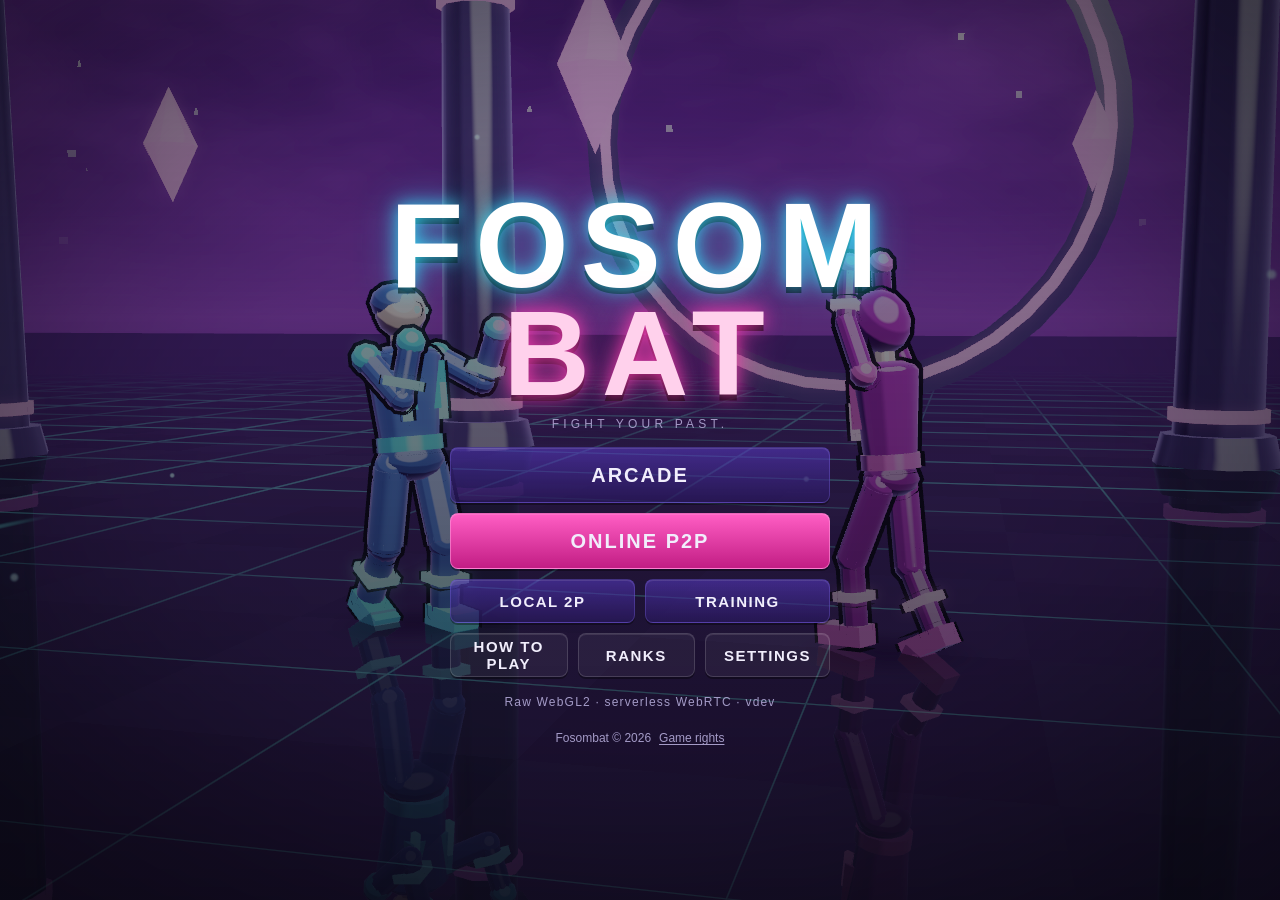
<file: docs/index.html>
<!doctype html>
<html lang="en">
  <head>
    <meta charset="UTF-8" />
    <!-- fosemberg-legal:start
         Fosombat © 2026 fosemberg. Все права защищены.

         Это не open-source и не свободный набор ассетов. Игра целиком —
         код, графика, тексты и звук — принадлежит fosemberg. Без письменного
         разрешения нельзя копировать игру или её части, выкачивать графику и
         звук, переделывать игру и распространять её под своим именем.
         Условия целиком — LICENSE.md в репозитории игры.
         fosemberg-legal:end -->
    <meta name="author" content="fosemberg" />
    <meta name="copyright" content="© 2026 fosemberg. All rights reserved." />
    <meta
      name="viewport"
      content="width=device-width, initial-scale=1.0, maximum-scale=1.0, user-scalable=no, viewport-fit=cover"
    />
    <meta name="theme-color" content="#07060f" />
    <meta name="mobile-web-app-capable" content="yes" />
    <meta name="apple-mobile-web-app-capable" content="yes" />
    <meta name="apple-mobile-web-app-status-bar-style" content="black-translucent" />
    <meta name="description" content="FOSOMBAT — mobile 3D fighting game with Temporal Echo and serverless P2P online play" />
    <link rel="manifest" href="./manifest.webmanifest" />
    <link rel="icon" href="./icon.svg" type="image/svg+xml" />
    <link rel="apple-touch-icon" href="./icon-192.png" />
    <title>FOSOMBAT</title>
    <script type="module" crossorigin src="./assets/index-1kePUhhF.js"></script>
    <link rel="stylesheet" crossorigin href="./assets/index-C2eZdgjQ.css">
  </head>
  <body>
    <div id="root"></div>
  </body>
</html>
</file>
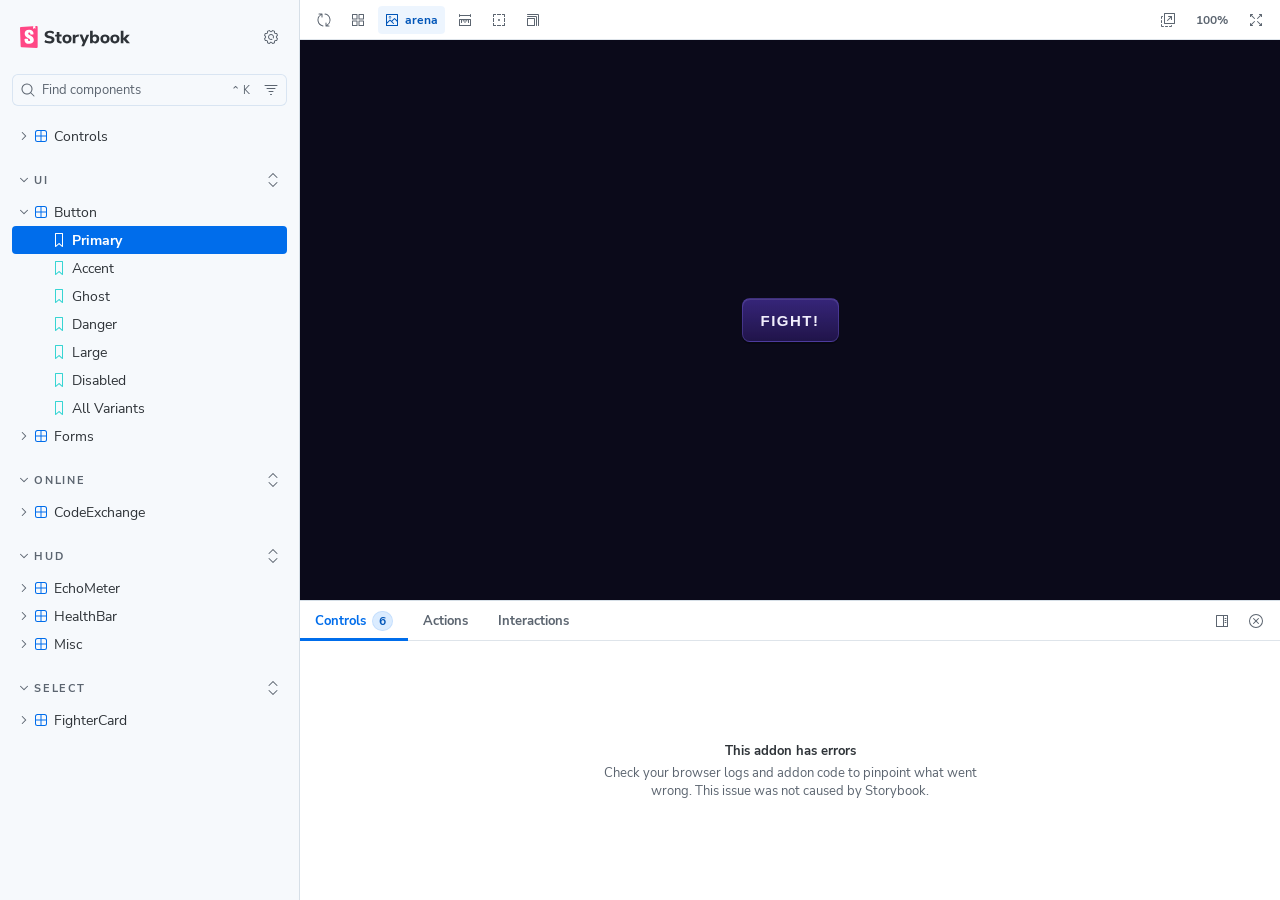
<file: docs/storybook/index.html>
<!DOCTYPE html>
<html lang="en">
  <head>
    <meta charset="utf-8" />

    <title>storybook - Storybook</title>
    <meta name="viewport" content="width=device-width, initial-scale=1" />

    
    <link rel="icon" type="image/svg+xml" href="./favicon.svg" />
    
    <style>
      @font-face {
        font-family: 'Nunito Sans';
        font-style: normal;
        font-weight: 400;
        font-display: swap;
        src: url('./sb-common-assets/nunito-sans-regular.woff2') format('woff2');
      }

      @font-face {
        font-family: 'Nunito Sans';
        font-style: italic;
        font-weight: 400;
        font-display: swap;
        src: url('./sb-common-assets/nunito-sans-italic.woff2') format('woff2');
      }

      @font-face {
        font-family: 'Nunito Sans';
        font-style: normal;
        font-weight: 700;
        font-display: swap;
        src: url('./sb-common-assets/nunito-sans-bold.woff2') format('woff2');
      }

      @font-face {
        font-family: 'Nunito Sans';
        font-style: italic;
        font-weight: 700;
        font-display: swap;
        src: url('./sb-common-assets/nunito-sans-bold-italic.woff2') format('woff2');
      }
    </style>

    <link href="./sb-manager/runtime.js" rel="modulepreload" />

    
    <link href="./sb-addons/common-manager-bundle.js" rel="modulepreload" />
       

    <style>
      #storybook-root[hidden] {
        display: none !important;
      }
    </style>

    
  </head>
  <body>
    <div id="root"></div>

    
    <script>
      
        
          window['FEATURES'] = {
  "actions": true,
  "argTypeTargetsV7": true,
  "babelRemoveBugfixes": false,
  "backgrounds": true,
  "changeDetection": true,
  "componentsManifest": false,
  "controls": true,
  "disallowImplicitActionsInRenderV8": true,
  "highlight": true,
  "interactions": true,
  "legacyDecoratorFileOrder": false,
  "measure": true,
  "outline": true,
  "menuOnboardingChecklist": true,
  "sidebarOnboardingChecklist": true,
  "viewport": true
};
        
      
        
          window['REFS'] = {};
        
      
        
          window['LOGLEVEL'] = "info";
        
      
        
          window['DOCS_OPTIONS'] = {};
        
      
        
          window['CONFIG_TYPE'] = "PRODUCTION";
        
      
        
          window['DOCGEN_STORY_PREPARED'] = false;
        
      
        
      
        
      
        
          window['TAGS_OPTIONS'] = {};
        
      
        
          window['STORYBOOK_BUILDER'] = "vite";
        
      
        
          window['STORYBOOK_FRAMEWORK'] = "react-vite";
        
      
        
          window['STORYBOOK_RENDERER'] = "react";
        
      
        
      
    </script>
    

    <script type="module">
      import './sb-manager/globals-runtime.js';

      
        import './sb-addons/common-manager-bundle.js';
      

      import './sb-manager/runtime.js';
    </script>
  </body>
</html>
</file>
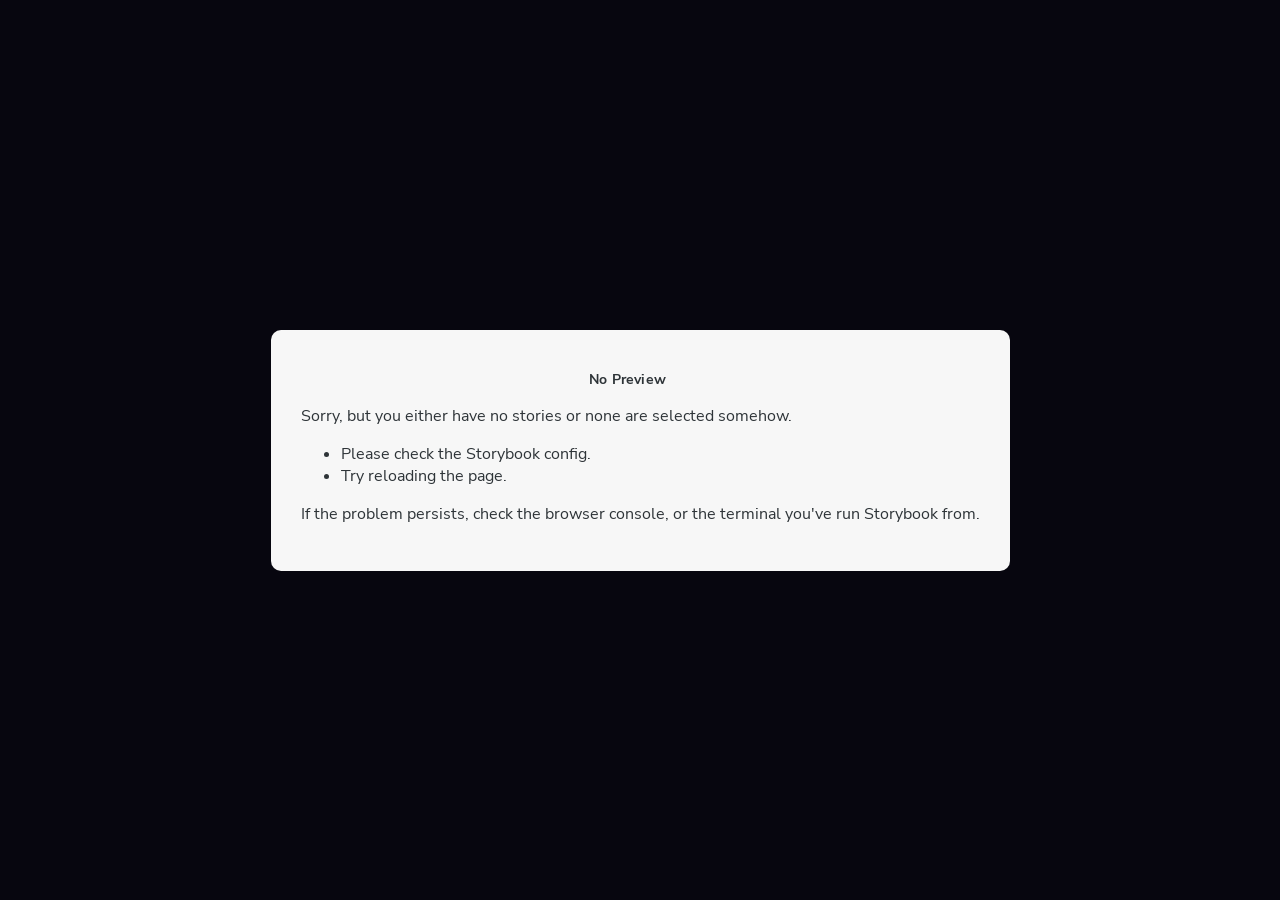
<file: docs/storybook/iframe.html>
<!doctype html>
<!--suppress HtmlUnknownTarget -->
<html lang="en">
  <head><script type="module" src="./vite-inject-mocker-entry.js"></script>
    <meta charset="utf-8" />
    <title>Storybook</title>
    <meta name="viewport" content="width=device-width, initial-scale=1" />

    <style>@font-face{font-family:Nunito Sans;font-style:normal;font-weight:400;font-display:swap;src:url(./sb-common-assets/nunito-sans-regular.woff2)format("woff2")}@font-face{font-family:Nunito Sans;font-style:italic;font-weight:400;font-display:swap;src:url(./sb-common-assets/nunito-sans-italic.woff2)format("woff2")}@font-face{font-family:Nunito Sans;font-style:normal;font-weight:700;font-display:swap;src:url(./sb-common-assets/nunito-sans-bold.woff2)format("woff2")}@font-face{font-family:Nunito Sans;font-style:italic;font-weight:700;font-display:swap;src:url(./sb-common-assets/nunito-sans-bold-italic.woff2)format("woff2")}</style>

    <script>
      window.CONFIG_TYPE = 'PRODUCTION';
      window.LOGLEVEL = 'info';
      window.FRAMEWORK_OPTIONS = {};
      window.CHANNEL_OPTIONS = {};
      window.FEATURES = {"actions":true,"argTypeTargetsV7":true,"babelRemoveBugfixes":false,"backgrounds":true,"changeDetection":true,"componentsManifest":false,"controls":true,"disallowImplicitActionsInRenderV8":true,"highlight":true,"interactions":true,"legacyDecoratorFileOrder":false,"measure":true,"outline":true,"menuOnboardingChecklist":true,"sidebarOnboardingChecklist":true,"viewport":true};
      window.STORIES = [{"titlePrefix":"","directory":"./src","files":"**/*.stories.@(ts|tsx)","importPathMatcher":"^\\.[\\\\/](?:src(?:\\/(?!\\.)(?:(?:(?!(?:^|\\/)\\.).)*?)\\/|\\/|$)(?!\\.)(?=.)[^/]*?\\.stories\\.(ts|tsx))$"}];
      window.DOCS_OPTIONS = {};
      window.TAGS_OPTIONS = {};

      

      // We do this so that "module && module.hot" etc. in Storybook source code
      // doesn't fail (it will simply be disabled)
      window.module = undefined;
      window.global = window;
    </script>
    <base target="_parent" />

<style>
  /* While we aren't showing the main block yet, but still preparing, we want everything the user has rendered, which may or may not be in #storybook-root, to be display none */
  .sb-show-preparing-story:not(.sb-show-main) > :not(.sb-preparing-story) {
    display: none;
  }

  .sb-show-preparing-docs:not(.sb-show-main) > :not(.sb-preparing-docs) {
    display: none;
  }

  /* Hide our own blocks when we aren't supposed to be showing them */
  :not(.sb-show-preparing-story) > .sb-preparing-story,
  :not(.sb-show-preparing-docs) > .sb-preparing-docs,
  :not(.sb-show-nopreview) > .sb-nopreview,
  :not(.sb-show-errordisplay) > .sb-errordisplay {
    display: none;
  }

  .sb-show-main.sb-main-centered {
    margin: 0;
    display: flex;
    align-items: center;
    min-height: 100vh;
  }

  .sb-show-main.sb-main-centered #storybook-root {
    box-sizing: border-box;
    margin: auto;
    padding: 1rem;
    max-height: 100%;
    /* Hack for centering correctly in IE11 */
  }

  /* Vertical centering fix for IE11 */
  @media screen and (-ms-high-contrast: none), (-ms-high-contrast: active) {
    .sb-show-main.sb-main-centered:after {
      content: '';
      min-height: inherit;
      font-size: 0;
    }
  }

  .sb-show-main.sb-main-fullscreen {
    margin: 0;
    padding: 0;
    display: block;
  }

  .sb-show-main.sb-main-padded {
    margin: 0;
    padding: 1rem;
    display: block;
    box-sizing: border-box;
  }

  .sb-wrapper {
    position: fixed;
    top: 0;
    bottom: 0;
    left: 0;
    right: 0;
    box-sizing: border-box;

    padding: 40px;
    font-family:
      'Nunito Sans',
      -apple-system,
      '.SFNSText-Regular',
      'San Francisco',
      BlinkMacSystemFont,
      'Segoe UI',
      'Helvetica Neue',
      Helvetica,
      Arial,
      sans-serif;
    -webkit-font-smoothing: antialiased;
    overflow: auto;
  }

  @media (max-width: 700px) {
    .sb-wrapper {
      padding: 20px;
    }
  }

  @media (max-width: 500px) {
    .sb-wrapper {
      padding: 10px;
    }
  }

  .sb-heading {
    font-size: 14px;
    font-weight: 600;
    letter-spacing: 0.2px;
    margin: 10px 0;
    padding-right: 25px;
  }

  .sb-nopreview {
    display: flex;
    align-content: center;
    justify-content: center;
    box-sizing: border-box;
  }

  .sb-nopreview_main {
    margin: auto;
    padding: 30px;
    border-radius: 10px;
    background: rgb(247, 247, 247);
    color: rgb(46, 52, 56);
  }

  .sb-nopreview_main * {
    background: rgb(247, 247, 247);
    color: rgb(46, 52, 56);
  }

  .sb-nopreview_heading {
    text-align: center;
  }

  .sb-errordisplay {
    background: #f6f9fc;
    color: black;
    z-index: 999999;
    width: 100vw;
    min-height: 100vh;
    box-sizing: border-box;
  }

  .sb-errordisplay_main {
    margin: auto;
    padding: 24px;
    display: flex;
    box-sizing: border-box;

    flex-direction: column;
    min-height: 100%;
    width: 100%;
    border-radius: 6px;
    background: white;
    color: black;
    border: 1px solid #ff0000;
    box-shadow: 0 0 64px rgba(0, 0, 0, 0.1);
    gap: 24px;
  }

  .sb-errordisplay_main ol {
    padding-left: 18px;
    margin: 0;
  }

  /* Redefine colors to ensure readability regardless of user-provided * selectors. */
  .sb-errordisplay_main * {
    background: white;
    color: black;
  }

  /* Exclude error code block from the universal reset to preserve ANSI colors and dark theme */
  .sb-errordisplay_main .sb-errordisplay_code,
  .sb-errordisplay_main .sb-errordisplay_code * {
    background: #242424;
    color: #c6c6c6;
  }

  .sb-errordisplay_main h1 {
    font-family: inherit;
    font-size: 22px;
    font-weight: 400;
    line-height: 30px;
    margin: 0;
  }

  .sb-errordisplay_main h1::before {
    content: '';
    display: inline-block;
    width: 12px;
    height: 12px;
    background: #ff4400;
    border-radius: 50%;
    margin-right: 8px;
  }

  .sb-errordisplay_main p,
  .sb-errordisplay_main ol {
    font-family: inherit;
    font-size: 14px;
    font-weight: 400;
    line-height: 19px;
    margin: 0;
  }

  .sb-errordisplay_main li + li {
    margin: 0;
    padding: 0;
    padding-top: 12px;
  }

  .sb-errordisplay_main a {
    color: currentColor;
  }

  .sb-errordisplay_main .sb-errordisplay_code {
    padding: 10px;
    flex: 1;
    background: #242424;
    color: #c6c6c6;
    box-sizing: border-box;

    font-size: 14px;
    font-weight: 400;
    line-height: 19px;
    border-radius: 4px;

    font-family:
      'Operator Mono', 'Fira Code Retina', 'Fira Code', 'FiraCode-Retina', 'Andale Mono',
      'Lucida Console', Consolas, Monaco, monospace;
    margin: 0;
    overflow: auto;
  }

  .sb-errordisplay_main .sb-errordisplay_code code {
    background-color: inherit;
    color: inherit;
  }

  .sb-errordisplay_main .sb-errordisplay_code {
    white-space: pre-wrap;
  }

  @-webkit-keyframes sb-rotate360 {
    from {
      transform: rotate(0deg);
    }

    to {
      transform: rotate(360deg);
    }
  }

  @keyframes sb-rotate360 {
    from {
      transform: rotate(0deg);
    }

    to {
      transform: rotate(360deg);
    }
  }

  @-webkit-keyframes sb-glow {
    0%,
    100% {
      opacity: 1;
    }

    50% {
      opacity: 0.4;
    }
  }

  @keyframes sb-glow {
    0%,
    100% {
      opacity: 1;
    }

    50% {
      opacity: 0.4;
    }
  }

  /* We display the preparing loaders *over* the rendering story */
  .sb-preparing-story,
  .sb-preparing-docs {
    background-color: white;
    /* Maximum possible z-index. It would be better to use stacking contexts to ensure it's always
    on top, but this isn't possible as it would require making CSS changes that could affect user code */
    z-index: 2147483647;
  }

  .sb-loader {
    -webkit-animation: sb-rotate360 0.7s linear infinite;
    animation: sb-rotate360 0.7s linear infinite;
    border-color: rgba(97, 97, 97, 0.29);
    border-radius: 50%;
    border-style: solid;
    border-top-color: #646464;
    border-width: 2px;
    display: inline-block;
    height: 32px;
    left: 50%;
    margin-left: -16px;
    margin-top: -16px;
    mix-blend-mode: difference;
    overflow: hidden;
    position: absolute;
    top: 50%;
    transition: all 200ms ease-out;
    vertical-align: top;
    width: 32px;
    z-index: 4;
  }

  .sb-previewBlock {
    background: #fff;
    border: 1px solid rgba(0, 0, 0, 0.1);
    border-radius: 4px;
    box-shadow: rgba(0, 0, 0, 0.1) 0 1px 3px 0;
    margin: 25px auto 40px;
    max-width: 600px;
  }

  .sb-previewBlock_header {
    align-items: center;
    box-shadow: rgba(0, 0, 0, 0.1) 0 -1px 0 0 inset;
    display: flex;
    gap: 14px;
    height: 40px;
    padding: 0 12px;
  }

  .sb-previewBlock_icon {
    -webkit-animation: sb-glow 1.5s ease-in-out infinite;
    animation: sb-glow 1.5s ease-in-out infinite;
    background: #e6e6e6;
    height: 14px;
    width: 14px;
  }

  .sb-previewBlock_icon:last-child {
    margin-left: auto;
  }

  .sb-previewBlock_body {
    -webkit-animation: sb-glow 1.5s ease-in-out infinite;
    animation: sb-glow 1.5s ease-in-out infinite;
    height: 182px;
    position: relative;
  }

  .sb-argstableBlock {
    border-collapse: collapse;
    border-spacing: 0;
    font-size: 13px;
    line-height: 20px;
    margin: 25px auto 40px;
    max-width: 600px;
    text-align: left;
    width: 100%;
  }

  .sb-argstableBlock th:first-of-type,
  .sb-argstableBlock td:first-of-type {
    padding-left: 20px;
  }

  .sb-argstableBlock th:nth-of-type(2),
  .sb-argstableBlock td:nth-of-type(2) {
    width: 35%;
  }

  .sb-argstableBlock th:nth-of-type(3),
  .sb-argstableBlock td:nth-of-type(3) {
    width: 15%;
  }

  .sb-argstableBlock th:last-of-type,
  .sb-argstableBlock td:last-of-type {
    width: 25%;
    padding-right: 20px;
  }

  .sb-argstableBlock th span,
  .sb-argstableBlock td span {
    -webkit-animation: sb-glow 1.5s ease-in-out infinite;
    animation: sb-glow 1.5s ease-in-out infinite;
    background-color: rgba(0, 0, 0, 0.1);
    border-radius: 0;
    box-shadow: none;
    color: transparent;
  }

  .sb-argstableBlock th {
    padding: 10px 15px;
  }

  .sb-argstableBlock-body {
    border-radius: 4px;
    box-shadow:
      rgba(0, 0, 0, 0.1) 0 1px 3px 1px,
      rgba(0, 0, 0, 0.065) 0 0 0 1px;
  }

  .sb-argstableBlock-body tr {
    background: transparent;
    overflow: hidden;
  }

  .sb-argstableBlock-body tr:not(:first-child) {
    border-top: 1px solid #e6e6e6;
  }

  .sb-argstableBlock-body tr:first-child td:first-child {
    border-top-left-radius: 4px;
  }

  .sb-argstableBlock-body tr:first-child td:last-child {
    border-top-right-radius: 4px;
  }

  .sb-argstableBlock-body tr:last-child td:first-child {
    border-bottom-left-radius: 4px;
  }

  .sb-argstableBlock-body tr:last-child td:last-child {
    border-bottom-right-radius: 4px;
  }

  .sb-argstableBlock-body td {
    background: #fff;
    padding-bottom: 10px;
    padding-top: 10px;
    vertical-align: top;
  }

  .sb-argstableBlock-body td:not(:first-of-type) {
    padding-left: 15px;
    padding-right: 15px;
  }

  .sb-argstableBlock-body button {
    -webkit-animation: sb-glow 1.5s ease-in-out infinite;
    animation: sb-glow 1.5s ease-in-out infinite;
    background-color: rgba(0, 0, 0, 0.1);
    border: 0;
    border-radius: 0;
    box-shadow: none;
    color: transparent;
    display: inline;
    font-size: 12px;
    line-height: 1;
    padding: 10px 16px;
  }

  .sb-argstableBlock-summary {
    margin-top: 4px;
  }

  .sb-argstableBlock-code {
    margin-right: 4px;
    margin-bottom: 4px;
    padding: 2px 5px;
  }

  .sb-sr-only,
  .sb-hidden-until-focus:not(:focus) {
    position: absolute;
    width: 1px;
    height: 1px;
    padding: 0px;
    margin: -1px;
    overflow: hidden;
    clip: rect(0, 0, 0, 0);
    border: none;
  }

  .sb-hidden-until-focus {
    opacity: 0;
    transition: opacity 150ms ease-out;
  }

  .sb-hidden-until-focus:focus {
    opacity: 1;
  }
</style>

<script>
  /* globals window */
  try {
    if (window.top !== window) {
      window.__REACT_DEVTOOLS_GLOBAL_HOOK__ = window.top.__REACT_DEVTOOLS_GLOBAL_HOOK__;
      window.__VUE_DEVTOOLS_GLOBAL_HOOK__ = window.top.__VUE_DEVTOOLS_GLOBAL_HOOK__;
      window.top.__VUE_DEVTOOLS_CONTEXT__ = window.document;
    }
  } catch (e) {
    // eslint-disable-next-line no-console
    console.warn('unable to connect to top frame for connecting dev tools');
  }
</script>

    <script type="module" crossorigin src="./assets/iframe-CFws4QFm.js"></script>
    <link rel="modulepreload" crossorigin href="./assets/rolldown-runtime-DkW27tQK.js">
    <link rel="modulepreload" crossorigin href="./assets/preload-helper-CrkNdH_1.js">
    <link rel="modulepreload" crossorigin href="./assets/iframe-B29Kh3j2.js">
    <link rel="stylesheet" crossorigin href="./assets/iframe-C-WRFoRD.css">
  </head>

  <body>
    <div class="sb-preparing-story sb-wrapper">
  <div class="sb-loader"></div>
</div>

<div class="sb-preparing-docs sb-wrapper">
  <div class="sb-previewBlock">
    <div class="sb-previewBlock_header">
      <div class="sb-previewBlock_icon"></div>
      <div class="sb-previewBlock_icon"></div>
      <div class="sb-previewBlock_icon"></div>
      <div class="sb-previewBlock_icon"></div>
    </div>
    <div class="sb-previewBlock_body">
      <div class="sb-loader"></div>
    </div>
  </div>
  <table aria-hidden="true" class="sb-argstableBlock">
    <thead class="sb-argstableBlock-head">
      <tr>
        <th><span>Name</span></th>
        <th><span>Description</span></th>
        <th><span>Default</span></th>
        <th><span>Control </span></th>
      </tr>
    </thead>
    <tbody class="sb-argstableBlock-body">
      <tr>
        <td><span>propertyName</span><span title="Required">*</span></td>
        <td>
          <div><span>This is a short description</span></div>
          <div class="sb-argstableBlock-summary">
            <div><span class="sb-argstableBlock-code">summary</span></div>
          </div>
        </td>
        <td>
          <div><span class="sb-argstableBlock-code">defaultValue</span></div>
        </td>
        <td><button>Set string</button></td>
      </tr>
      <tr>
        <td><span>propertyName</span><span>*</span></td>
        <td>
          <div><span>This is a short description</span></div>
          <div class="sb-argstableBlock-summary">
            <div><span class="sb-argstableBlock-code">summary</span></div>
          </div>
        </td>
        <td>
          <div><span class="sb-argstableBlock-code">defaultValue</span></div>
        </td>
        <td><button>Set string</button></td>
      </tr>
      <tr>
        <td><span>propertyName</span><span>*</span></td>
        <td>
          <div><span>This is a short description</span></div>
          <div class="sb-argstableBlock-summary">
            <div><span class="sb-argstableBlock-code">summary</span></div>
          </div>
        </td>
        <td>
          <div><span class="sb-argstableBlock-code">defaultValue</span></div>
        </td>
        <td><button>Set string</button></td>
      </tr>
    </tbody>
  </table>
</div>

<div class="sb-nopreview sb-wrapper">
  <div class="sb-nopreview_main">
    <h1 class="sb-nopreview_heading sb-heading">No Preview</h1>
    <p>Sorry, but you either have no stories or none are selected somehow.</p>
    <ul>
      <li>Please check the Storybook config.</li>
      <li>Try reloading the page.</li>
    </ul>
    <p>
      If the problem persists, check the browser console, or the terminal you've run Storybook from.
    </p>
  </div>
</div>

<div class="sb-errordisplay sb-wrapper">
  <div class="sb-errordisplay_main">
    <h1 id="error-message"></h1>
    <p>
      The component failed to render properly, likely due to a configuration issue in Storybook.
      Here are some common causes and how you can address them:
    </p>
    <ol>
      <li>
        <strong>Missing Context/Providers</strong>: You can use decorators to supply specific
        contexts or providers, which are sometimes necessary for components to render correctly. For
        detailed instructions on using decorators, please visit the
        <a href="https://storybook.js.org/docs/writing-stories/decorators"
          >Decorators documentation</a
        >.
      </li>
      <li>
        <strong>Misconfigured Webpack or Vite</strong>: Verify that Storybook picks up all necessary
        settings for loaders, plugins, and other relevant parameters. You can find step-by-step
        guides for configuring
        <a href="https://storybook.js.org/docs/builders/webpack">Webpack</a> or
        <a href="https://storybook.js.org/docs/builders/vite">Vite</a>
        with Storybook.
      </li>
      <li>
        <strong>Missing Environment Variables</strong>: Your Storybook may require specific
        environment variables to function as intended. You can set up custom environment variables
        as outlined in the
        <a href="https://storybook.js.org/docs/configure/environment-variables"
          >Environment Variables documentation</a
        >.
      </li>
    </ol>
    <pre class="sb-errordisplay_code"><code id="error-stack"></code></pre>
  </div>
</div>

    <div id="storybook-root"></div>
    <div id="storybook-docs"></div>
    <script>
      function __onViteAppLoadingError(event) {
        const hostname = globalThis.location.hostname;
        if (hostname !== 'localhost' && globalThis.CONFIG_TYPE === 'DEVELOPMENT') {
          const message = `Failed to load the Storybook preview file 'vite-app.js':

      It looks like you're visiting the Storybook development server on another hostname than localhost: '${hostname}', but you haven't configured the necessary security features to support this.
      Please re-run your Storybook development server with the '--host ${hostname}' flag, or manually configure your Vite allowedHosts configuration with viteFinal.

      See:`;
          const docs = [
            'https://storybook.js.org/docs/api/cli-options#dev',
            'https://storybook.js.org/docs/api/main-config/main-config-vite-final',
            'https://vite.dev/config/server-options.html#server-allowedhosts',
          ];
          console.error(`${message}\n${docs.map((doc) => `- ${doc}`).join('\n')}`);

          document.getElementById('storybook-root').innerHTML =
            `<p style="color: red; max-width: 70ch">${message.replaceAll(
              '\n',
              '<br/>'
            )}<ul>${docs.map((doc) => `<li><a href='${doc}' target='_blank'>${doc}</a></li>`).join('')}</ul></p>`;
          return;
        }
      }
    </script>
  </body>
</html>
</file>
<file: docs/assets/index-C2eZdgjQ.css>
.btn{border:1px solid var(--panel-border);border-radius:var(--radius-sm);color:var(--text);font-family:var(--font-display);letter-spacing:.1em;text-transform:uppercase;cursor:pointer;background:linear-gradient(#5a3cc88c,#28185abf);justify-content:center;align-items:center;gap:8px;min-height:44px;padding:0 18px;font-size:15px;font-weight:900;transition:transform 80ms,box-shadow .15s,filter .15s;display:inline-flex;position:relative;box-shadow:0 2px #00000059,inset 0 1px #ffffff1a}.btn:active{box-shadow:none;transform:translateY(2px)scale(.98)}.btn:disabled{opacity:.45;cursor:not-allowed;filter:grayscale(.6)}.btn--primary:hover:not(:disabled){box-shadow:var(--glow-1), 0 2px 0 #00000059}.btn--accent{background:linear-gradient(#ff5ec4,#c21d84);border-color:#ff96dc99}.btn--accent:hover:not(:disabled){box-shadow:var(--glow-2), 0 2px 0 #00000059}.btn--ghost{background:#ffffff0d;border-color:#ffffff26}.btn--danger{background:linear-gradient(#ff4d5eb3,#961428cc);border-color:#ff788280}.btn--sm{min-height:34px;padding:0 12px;font-size:12px}.btn--lg{min-height:56px;padding:0 28px;font-size:20px}.btn--block{width:100%;display:flex}.btn__icon{font-size:1.1em;display:inline-flex}.title-screen{justify-content:center;gap:18px}.title-screen__logo{flex-direction:column;align-items:center;margin-top:4vh;line-height:.9;display:flex}.title-screen__word{font-family:var(--font-display);letter-spacing:.1em;color:#fff;text-shadow:0 0 18px #35e5ffe6,0 0 40px #35e5ff73,0 6px #000000b3;font-size:clamp(54px,13vw,120px);font-weight:900;animation:.6s cubic-bezier(.2,1.3,.4,1) both logo-in}.title-screen__word--alt{color:#ffd1ec;text-shadow:0 0 18px #ff3fb3e6,0 0 40px #ff3fb373,0 6px #000000b3;animation-delay:80ms}.title-screen__tag{letter-spacing:.35em;text-transform:uppercase;color:var(--text-dim);margin-top:12px;font-size:12px}.title-screen__menu{flex-direction:column;gap:10px;width:min(100%,380px);display:flex}.title-screen__menu .row>.btn{flex:1}.title-screen__foot{letter-spacing:.1em;margin:0}@keyframes logo-in{0%{opacity:0;transform:translateY(-20px)scale(1.2)}to{opacity:1;transform:none}}@media (max-height:420px){.title-screen{flex-flow:wrap;place-content:center space-evenly}.title-screen__logo{margin-top:0}.title-screen__word{font-size:clamp(40px,9vw,80px)}.title-screen__foot{text-align:center;width:100%}}.title-screen__legal{text-align:center;margin:4px 0 0}.title-screen__legal-link{font:inherit;color:inherit;text-underline-offset:2px;cursor:pointer;background:0 0;border:0;margin-left:8px;padding:0;text-decoration:underline}.statbar{color:var(--text-dim);text-transform:uppercase;letter-spacing:.08em;justify-content:space-between;align-items:center;gap:8px;font-size:11px;display:flex}.statbar__pips{gap:3px;display:inline-flex}.statbar__pip{background:#ffffff1f;border-radius:2px;width:14px;height:6px}.statbar__pip--on{background:var(--accent);box-shadow:0 0 6px var(--accent)}.fcard{text-align:left;border-radius:var(--radius);border:1px solid var(--panel-border);background:var(--panel);cursor:pointer;color:var(--text);align-items:stretch;gap:10px;min-height:92px;padding:10px;transition:transform .12s,box-shadow .2s,border-color .2s;display:flex;position:relative}.fcard:hover:not(:disabled){transform:translateY(-2px)}.fcard:disabled{cursor:default}.fcard--selected{border-color:var(--fc-glow);box-shadow:0 0 18px color-mix(in srgb, var(--fc-glow) 55%, transparent), inset 0 0 30px color-mix(in srgb, var(--fc-glow) 12%, transparent)}.fcard--compact{min-height:60px;padding:8px}.fcard__portrait{background:radial-gradient(circle at 50% 30%, color-mix(in srgb, var(--fc-glow) 40%, transparent), transparent 70%), linear-gradient(180deg, #1a1633, #0b0917);border-radius:10px;flex:0 0 56px;position:relative;overflow:hidden}.fcard--compact .fcard__portrait{flex-basis:40px}.fcard__head{aspect-ratio:1;background:var(--fc-accent);width:34%;box-shadow:0 0 10px var(--fc-glow);border-radius:50%;position:absolute;top:18%;left:50%;transform:translate(-50%)}.fcard__body{background:var(--fc-suit);border-top:3px solid var(--fc-glow);border-radius:14px 14px 4px 4px;width:60%;height:60%;position:absolute;top:52%;left:50%;transform:translate(-50%)}.fcard__info{flex-direction:column;flex:1;gap:2px;min-width:0;display:flex}.fcard__name{font-family:var(--font-display);letter-spacing:.12em;color:var(--fc-glow);font-size:18px;font-weight:900}.fcard--compact .fcard__name{font-size:15px}.fcard__title{color:var(--text-dim);font-size:12px}.fcard__stats{grid-template-columns:1fr 1fr;gap:2px 10px;margin-top:4px;display:grid}.fcard__tag{letter-spacing:.1em;background:var(--fc-glow);color:#070510;border-radius:999px;padding:2px 8px;font-size:10px;font-weight:700;position:absolute;top:-8px;right:8px}.segmented{border-radius:var(--radius-sm);background:#ffffff0a;flex-wrap:wrap;justify-content:space-between;align-items:center;gap:12px;padding:8px 12px;display:flex}.segmented__label{font-weight:600}.segmented__group{border:1px solid var(--panel-border);background:#0000004d;border-radius:999px;display:inline-flex;overflow:hidden}.segmented__opt{cursor:pointer;min-height:36px;color:var(--text-dim);background:0 0;border:0;padding:8px 14px;font-size:13px;font-weight:600;transition:background .15s,color .15s}.segmented--sm .segmented__opt{min-height:30px;padding:6px 10px;font-size:12px}.segmented__opt--active{color:#fff;background:linear-gradient(#35e5ff59,#35e5ff26)}.panel{background:var(--panel);border:1px solid var(--panel-border);border-radius:var(--radius);-webkit-backdrop-filter:blur(10px);flex-direction:column;gap:10px;padding:14px;display:flex}.panel__title{font-family:var(--font-display);letter-spacing:.1em;text-transform:uppercase;color:var(--accent);margin:0;font-size:16px;font-weight:900}.topbar{grid-template-columns:44px 1fr 44px;align-items:center;gap:8px;width:min(100%,720px);margin-bottom:8px;display:grid}.topbar__back{border:1px solid var(--panel-border);background:var(--panel);width:44px;height:44px;color:var(--text);cursor:pointer;border-radius:50%;font-size:28px;line-height:1}.topbar__back--empty{visibility:hidden}.topbar__title{text-align:center;font-family:var(--font-display);letter-spacing:.14em;text-transform:uppercase;text-shadow:0 0 14px #35e5ff80;margin:0;font-size:20px;font-weight:900}.topbar__right{justify-content:flex-end;display:flex}.modal{-webkit-backdrop-filter:blur(6px);z-index:20;background:#03020899;justify-content:center;align-items:center;padding:16px;animation:.2s ease-out screen-in;display:flex;position:absolute;top:0;bottom:0;left:0;right:0}.modal__card{background:var(--panel);border:1px solid var(--panel-border);border-radius:var(--radius);flex-direction:column;gap:10px;width:min(100%,420px);max-height:100%;padding:18px;display:flex;overflow:auto}.modal__title{font-family:var(--font-display);letter-spacing:.12em;text-transform:uppercase;text-align:center;margin:0 0 4px;font-size:22px;font-weight:900}.select__grid{grid-template-columns:1fr 1fr;gap:10px;display:grid}.select__col{flex-direction:column;gap:6px;display:flex}.select__who{font-family:var(--font-display);letter-spacing:.12em;text-transform:uppercase;align-items:center;gap:8px;margin:0;font-size:14px;font-weight:900;display:flex}.select__who--p1{color:var(--p1)}.select__who--p2{color:var(--p2);justify-content:flex-end}.select__ready{background:var(--ok);color:#05140a;border-radius:999px;padding:2px 6px;font-size:10px}.select__details{background:var(--panel);border:1px solid var(--panel-border);border-radius:var(--radius-sm);padding:10px 12px;font-size:13px}.select__options{flex-direction:column;gap:6px;display:flex}.select__cta{flex-direction:column;gap:6px;padding-bottom:8px;display:flex}.select__wait{text-align:center;margin:0}.select__ping{color:var(--text-dim);font-size:11px}.select__ping--ok{color:var(--ok)}@media (min-width:640px) and (max-height:520px){.select .screen__body{grid-template-rows:auto auto 1fr;grid-template-columns:1fr 1fr;align-items:start;gap:8px 12px;display:grid}.select__grid{grid-row:1/4}}.qr{flex-direction:column;align-items:center;gap:6px;margin:0;display:inline-flex}.qr img{background:#fff;border-radius:8px;padding:4px}.qr figcaption{color:var(--text-dim);letter-spacing:.1em;text-transform:uppercase;font-size:11px}.qr--loading{background:#ffffff14;border-radius:8px}.qr--error{color:var(--danger);font-size:12px}.codex{flex-direction:column;gap:8px;display:flex}.codex__head{justify-content:space-between;align-items:baseline;gap:8px;display:flex}.codex__title{letter-spacing:.06em;text-transform:uppercase;color:var(--accent);font-size:12px;font-weight:700}.codex__hint{color:var(--text-dim);font-size:12px}.codex__code{resize:none;border-radius:var(--radius-sm);border:1px solid var(--panel-border);width:100%;color:var(--text);word-break:break-all;background:#00000073;padding:8px 10px;font-family:ui-monospace,SFMono-Regular,Menlo,Consolas,monospace;font-size:12px;line-height:1.35}.codex__code:focus{outline:2px solid var(--accent)}.codex__actions{flex-wrap:wrap;gap:8px;display:flex}.codex__qr{border-radius:var(--radius-sm);background:#ffffff0a;justify-content:center;padding:6px;display:flex}.qrscan{flex-direction:column;align-items:center;gap:10px;display:flex;position:relative}.qrscan__video{aspect-ratio:4/3;border-radius:var(--radius);object-fit:cover;background:#000;width:min(100%,360px)}.qrscan__frame{aspect-ratio:1;border:3px solid var(--accent);pointer-events:none;border-radius:12px;width:46%;position:absolute;top:12%;box-shadow:0 0 0 999px #00000059}.qrscan__hint,.qrscan__error{color:var(--text-dim);margin:0;font-size:13px}.qrscan__error{color:var(--danger)}.online__error{color:var(--danger);margin:0;font-size:13px}.online__room{margin:0;font-size:14px}.online__room strong{font-family:var(--font-display);letter-spacing:.2em;color:var(--accent-3);font-size:20px;font-weight:900}.hbar{flex-direction:column;gap:3px;width:100%;display:flex}.hbar__track{background:#0000008c;border:1px solid #ffffff40;border-radius:4px;height:18px;position:relative;overflow:hidden;transform:skew(-14deg)}.hbar--right .hbar__track{transform:skew(14deg)}.hbar__fill,.hbar__ghost{border-radius:2px;position:absolute;top:0;bottom:0;left:0}.hbar--right .hbar__fill,.hbar--right .hbar__ghost{left:auto;right:0}.hbar__fill{background:linear-gradient(180deg, #7dffb2, var(--hp) 60%, #22b35c);transition:width .12s ease-out;box-shadow:0 0 10px #4cf58a99}.hbar--low .hbar__fill{background:linear-gradient(180deg, #ff8a95, var(--hp-low) 60%, #b2172a);animation:.8s ease-in-out infinite hbar-pulse;box-shadow:0 0 10px #ff4d5eb3}.hbar__ghost{background:#ff7878cc;transition:width .35s ease-out}.hbar__name{font-family:var(--font-display);letter-spacing:.12em;text-transform:uppercase;text-shadow:0 0 8px #000c;font-size:13px;font-weight:900}.hbar--right .hbar__name{text-align:right}.hbar--hurt .hbar__track{animation:.18s linear hbar-shake}@keyframes hbar-shake{25%{translate:-3px}75%{translate:3px}}@keyframes hbar-pulse{50%{filter:brightness(1.5)}}.echo{width:60%;max-width:220px;color:var(--text);background:0 0;border:0;flex-direction:column;gap:2px;padding:0;display:flex}.echo--interactive{cursor:pointer;pointer-events:auto}.echo--interactive:disabled{cursor:default}.echo--right{align-self:flex-end;align-items:flex-end}.echo__track{background:#0000008c;border:1px solid #b48cff66;border-radius:4px;width:100%;height:8px;display:block;position:relative;overflow:hidden}.echo--right .echo__track{direction:rtl}.echo__fill{background:linear-gradient(90deg, #6f3cff, var(--echo));height:100%;box-shadow:0 0 8px var(--echo);transition:width .15s ease-out;display:block}.echo__label{letter-spacing:.16em;color:var(--echo);text-shadow:0 0 6px #000000e6;font-size:10px;font-weight:700}.echo--ready .echo__track{border-color:#fff;animation:.9s ease-in-out infinite echo-glow}.echo--ready .echo__label{color:#fff;animation:.9s steps(2,end) infinite echo-blink}.echo--active .echo__label{color:var(--accent)}@keyframes echo-glow{50%{box-shadow:0 0 16px var(--echo), 0 0 30px #b48cff99}}@keyframes echo-blink{50%{opacity:.55}}.rdots{gap:5px;display:inline-flex}.rdots--right{flex-direction:row-reverse}.rdots__dot{background:#00000080;border:1px solid #ffffff80;border-radius:3px;width:12px;height:12px;transform:rotate(45deg)}.rdots__dot--won{background:var(--accent-3);box-shadow:0 0 8px var(--accent-3)}.timer{font-family:var(--font-display);letter-spacing:.05em;text-align:center;text-shadow:0 0 12px #35e5ffb3,0 2px #0009;min-width:64px;font-size:30px;font-weight:900;line-height:1}.timer--urgent{color:var(--danger);text-shadow:0 0 12px #ff4d5ee6;animation:1s ease-in-out infinite timer-pulse}@keyframes timer-pulse{50%{transform:scale(1.12)}}.announce{text-align:center;pointer-events:none;animation:.35s cubic-bezier(.2,1.4,.4,1) both announce-in;position:absolute;top:32%;left:0;right:0}.announce__text{font-family:var(--font-display);letter-spacing:.14em;text-transform:uppercase;color:#fff;text-shadow:0 0 20px #35e5ffe6,0 0 50px #ff3fb399,0 4px #0009;font-size:clamp(38px,9vw,92px);font-weight:900;line-height:1}.announce__sub{letter-spacing:.3em;text-transform:uppercase;color:var(--text-dim);margin-top:6px;font-size:14px}.announce--fight .announce__text{color:#ffe66d;text-shadow:0 0 24px #ffb03af2,0 4px #0009;animation:.5s ease-out both announce-punch}.announce--ko .announce__text{color:#ff4d5e;text-shadow:0 0 30px #ff4d5ef2,0 6px #000000b3;font-size:clamp(60px,14vw,140px)}.announce--win .announce__text{color:#7dffb2;text-shadow:0 0 24px #4cf58ae6,0 4px #0009}@keyframes announce-in{0%{opacity:0;filter:blur(6px);transform:scale(1.6)}to{opacity:1;filter:none;transform:scale(1)}}@keyframes announce-punch{0%{opacity:0;transform:scale(2.2)}60%{opacity:1;transform:scale(.95)}to{transform:scale(1)}}.combo{pointer-events:none;align-items:baseline;gap:6px;animation:.25s cubic-bezier(.2,1.6,.4,1) both combo-in;display:flex;position:absolute;top:24%}.combo--left{left:6%}.combo--right{right:6%}.combo__n{font-family:var(--font-display);color:var(--accent-3);text-shadow:0 0 14px #ffb03acc,0 3px #0009;font-size:48px;font-weight:900;line-height:1}.combo__l{font-family:var(--font-display);letter-spacing:.2em;color:#fff;text-shadow:0 2px #0009;font-size:16px;font-weight:900}@keyframes combo-in{0%{opacity:0;transform:scale(1.8)rotate(-6deg)}to{opacity:1;transform:none}}.abtn{--c:var(--accent);border:2px solid color-mix(in srgb, var(--c) 70%, #fff);background:radial-gradient(circle at 35% 30%, color-mix(in srgb, var(--c) 55%, #fff), color-mix(in srgb, var(--c) 45%, #000) 70%);color:#fff;font-family:var(--font-display);letter-spacing:.06em;box-shadow:0 4px 0 #00000073, 0 0 14px color-mix(in srgb, var(--c) 45%, transparent);opacity:.85;touch-action:none;text-shadow:0 1px #0009;cursor:pointer;border-radius:50%;padding:0;font-size:18px;font-weight:900;transition:transform 50ms}.abtn--down{box-shadow:0 1px 0 #00000073, 0 0 22px var(--c);opacity:1;transform:translateY(3px)scale(.94)}.abtn--cyan{--c:#35e5ff}.abtn--magenta{--c:#ff3fb3}.abtn--amber{--c:#ffb03a}.abtn--green{--c:#4cf58a}.abtn--violet{--c:#b48cff}.joystick{touch-action:none;width:100%;height:100%;position:relative}.joystick__base{pointer-events:none;background:radial-gradient(circle,#35e5ff1f,#00000040);border:2px solid #ffffff59;border-radius:50%;justify-content:center;align-items:center;display:flex;position:absolute;transform:translate(-50%,-50%)}.joystick__knob{background:radial-gradient(circle at 35% 35%, #fff, var(--accent) 60%, #0b7f94);border-radius:50%;width:46%;height:46%;box-shadow:0 0 14px #35e5ffcc}.joystick__hint{color:#ffffff47;pointer-events:none;gap:14px;font-size:18px;display:flex;position:absolute;top:50%;left:50%;transform:translate(-50%,-50%)}.tc{pointer-events:none;grid-template-columns:1fr 1fr;display:grid;position:absolute;top:0;bottom:0;left:0;right:0}.tc__stick{pointer-events:auto;align-self:stretch;margin-top:30%}.tc__buttons{pointer-events:auto;width:calc(var(--s) * 3.2);height:calc(var(--s) * 3);margin:0 calc(8px + var(--safe-right)) calc(12px + var(--safe-bottom)) 0;place-self:end;position:relative}.tc--left{direction:rtl}.tc--left .tc__buttons{margin:0 0 calc(12px + var(--safe-bottom)) calc(8px + var(--safe-left));justify-self:start}.tc__slot{position:absolute}.tc__slot--special{right:calc(var(--s) * 1.1);top:0}.tc__slot--punch{right:calc(var(--s) * 2.1);top:calc(var(--s) * 1.05)}.tc__slot--kick{right:0;top:calc(var(--s) * 1.05)}.tc__slot--block{right:calc(var(--s) * 1.15);top:calc(var(--s) * 2.05)}.fight{pointer-events:none;position:absolute;top:0;bottom:0;left:0;right:0}.fight>*{pointer-events:auto}.fight__hud{pointer-events:none;padding:calc(8px + var(--safe-top)) calc(10px + var(--safe-right)) 0 calc(10px + var(--safe-left));position:absolute;top:0;bottom:0;left:0;right:0}.fight__top{grid-template-columns:1fr auto 1fr;align-items:start;gap:10px;display:grid}.fight__side{flex-direction:column;gap:4px;min-width:0;display:flex}.fight__sub{align-items:center;gap:10px;display:flex}.fight__sub--right{justify-content:flex-end}.fight__center{flex-direction:column;align-items:center;gap:4px;display:flex}.fight__menu{pointer-events:auto;border:1px solid var(--panel-border);background:var(--panel);color:var(--text);cursor:pointer;border-radius:999px;min-width:40px;height:28px;padding:0 10px;font-size:14px}.fight__menu:disabled{cursor:default;color:var(--text-dim);font-size:11px}.fight__stall,.fight__desync{border:1px solid var(--panel-border);background:#000000b3;border-radius:999px;padding:6px 14px;font-size:13px;animation:1s steps(2,end) infinite echo-blink;position:absolute;top:22%;left:50%;transform:translate(-50%)}.fight__desync{color:var(--danger);top:28%}.fight__stats{left:calc(10px + var(--safe-left));bottom:calc(8px + var(--safe-bottom));color:var(--text-dim);font-size:11px;position:absolute}.fight__result{text-align:center;margin:0 0 6px}.fight__hint{text-align:center;margin:0}@media (max-width:480px){.hbar__name{font-size:10px}.timer{font-size:24px}}.toggle{border-radius:var(--radius-sm);cursor:pointer;background:#ffffff0a;justify-content:space-between;align-items:center;gap:12px;min-height:48px;padding:10px 12px;display:flex}.toggle--disabled{opacity:.5}.toggle__text{flex-direction:column;gap:2px;display:flex}.toggle__label{font-weight:600}.toggle__hint{color:var(--text-dim);font-size:12px}.toggle input{opacity:0;width:0;height:0;position:absolute}.toggle__track{background:#ffffff26;border-radius:13px;flex:none;width:46px;height:26px;transition:background .2s;position:relative}.toggle__thumb{background:#fff;border-radius:50%;width:20px;height:20px;transition:transform .2s;position:absolute;top:3px;left:3px}.toggle input:checked+.toggle__track{background:var(--accent);box-shadow:var(--glow-1)}.toggle input:checked+.toggle__track .toggle__thumb{transform:translate(20px)}.toggle input:focus-visible+.toggle__track{outline:2px solid var(--accent);outline-offset:2px}.settings__field{border-radius:var(--radius-sm);background:#ffffff0a;justify-content:space-between;align-items:center;gap:10px;padding:8px 12px;display:flex}.settings__field input{border-radius:var(--radius-sm);border:1px solid var(--panel-border);max-width:60%;color:var(--text);background:#0006;flex:1;min-height:38px;padding:8px 10px}.settings__field input:focus{outline:2px solid var(--accent)}.settings__pads{text-align:right;max-width:60%;font-size:13px}.help p{margin:0;line-height:1.45}.help__list{flex-direction:column;gap:4px;margin:0;padding-left:18px;font-size:14px;display:flex}.help__fighter{font-size:13px;line-height:1.4}.lb__table{border-collapse:collapse;width:100%;font-size:14px}.lb__table th{text-align:left;letter-spacing:.1em;color:var(--text-dim);padding:4px 6px;font-size:11px}.lb__table td{border-top:1px solid #ffffff14;padding:8px 6px}.lb__offline p{margin:0 0 6px}.license p{margin:0;line-height:1.45}.license__list{flex-direction:column;gap:6px;margin:0;padding-left:18px;font-size:14px;line-height:1.45;display:flex}.license__sign{text-align:center}.toast{left:50%;bottom:calc(18px + var(--safe-bottom));border:1px solid var(--panel-border);z-index:40;text-align:center;pointer-events:none;background:#0a0818eb;border-radius:999px;max-width:90%;padding:10px 18px;font-size:13px;animation:.25s ease-out toast-in;position:absolute;transform:translate(-50%)}@keyframes toast-in{0%{opacity:0;transform:translate(-50%,10px)}to{opacity:1;transform:translate(-50%)}}.app__error{text-align:center;flex-direction:column;justify-content:center;align-items:center;gap:8px;padding:24px;display:flex;position:absolute;top:0;bottom:0;left:0;right:0}.app__rotate{border-radius:var(--radius);border:1px solid var(--panel-border);pointer-events:none;background:#0000008c;flex-direction:column;align-items:center;gap:6px;padding:12px 18px;font-size:13px;animation:4s ease-out forwards rotate-fade;display:flex;position:absolute;top:50%;left:50%;transform:translate(-50%,-50%)}.app__rotate-icon{font-size:32px;animation:2s linear infinite spin}@keyframes spin{to{transform:rotate(360deg)}}@keyframes rotate-fade{0%,70%{opacity:1}to{opacity:0}}:root{--bg:#07060f;--bg-2:#0f0d1f;--panel:#0e0c1ec7;--panel-border:#8c78ff47;--text:#f1eefc;--text-dim:#a49bc7;--accent:#35e5ff;--accent-2:#ff3fb3;--accent-3:#ffb03a;--danger:#ff4d5e;--ok:#4cf58a;--p1:#35e5ff;--p2:#ff3fb3;--hp:#4cf58a;--hp-low:#ff4d5e;--echo:#b48cff;--radius:14px;--radius-sm:8px;--font:"Segoe UI", Roboto, "Helvetica Neue", Arial, sans-serif;--font-display:Impact, "Arial Black", "Helvetica Neue", Arial, sans-serif;--safe-top:env(safe-area-inset-top,0px);--safe-bottom:env(safe-area-inset-bottom,0px);--safe-left:env(safe-area-inset-left,0px);--safe-right:env(safe-area-inset-right,0px);--glow-1:0 0 12px #35e5ff8c;--glow-2:0 0 12px #ff3fb38c}*{box-sizing:border-box;-webkit-tap-highlight-color:transparent}html,body,#root{background:var(--bg);width:100%;height:100%;color:var(--text);font-family:var(--font);-webkit-font-smoothing:antialiased;overscroll-behavior:none;touch-action:none;-webkit-user-select:none;user-select:none;margin:0;overflow:hidden}button,input,textarea,select{font:inherit;color:inherit}textarea,input{-webkit-user-select:text;user-select:text}a{color:var(--accent)}.app{position:fixed;top:0;bottom:0;left:0;right:0;overflow:hidden}.game-canvas{background:var(--bg);width:100%;height:100%;display:block;position:absolute;top:0;bottom:0;left:0;right:0}.overlay{padding:calc(12px + var(--safe-top)) calc(12px + var(--safe-right)) calc(12px + var(--safe-bottom)) calc(12px + var(--safe-left));pointer-events:none;flex-direction:column;display:flex;position:absolute;top:0;bottom:0;left:0;right:0}.overlay>*{pointer-events:auto}.screen{padding:calc(10px + var(--safe-top)) calc(12px + var(--safe-right)) calc(10px + var(--safe-bottom)) calc(12px + var(--safe-left));touch-action:pan-y;background:linear-gradient(#07060f59 0%,#07060fbf 100%);flex-direction:column;align-items:center;animation:.28s ease-out screen-in;display:flex;position:absolute;top:0;bottom:0;left:0;right:0;overflow:hidden auto}.screen--solid{background:radial-gradient(ellipse at 50% 0%, #5a28a059, transparent 60%), var(--bg)}@keyframes screen-in{0%{opacity:0;transform:translateY(8px)}to{opacity:1;transform:none}}.screen__body{flex-direction:column;flex:1;gap:12px;width:min(100%,720px);display:flex}.title{font-family:var(--font-display);letter-spacing:.12em;text-transform:uppercase;margin:0;font-size:clamp(22px,5vw,40px);font-weight:900;line-height:1}.subtitle{color:var(--text-dim);margin:0;font-size:13px}.row{flex-wrap:wrap;align-items:center;gap:10px;display:flex}.row--between{justify-content:space-between}.row--center{justify-content:center}.stack{flex-direction:column;gap:10px;display:flex}.spacer{flex:1}.muted{color:var(--text-dim)}.small{font-size:12px}.mono{word-break:break-all;font-family:ui-monospace,SFMono-Regular,Menlo,Consolas,monospace;font-size:12px}.kbd{background:#ffffff14;border:1px solid #ffffff40;border-bottom-width:2px;border-radius:5px;margin:0 2px;padding:1px 6px;font-family:ui-monospace,SFMono-Regular,Menlo,Consolas,monospace;font-size:11px;display:inline-block}.hidden{display:none!important}@media (prefers-reduced-motion:reduce){*{transition-duration:1ms!important;animation-duration:1ms!important}}
</file>
<file: docs/storybook/assets/iframe-C-WRFoRD.css>
:root{--bg:#07060f;--bg-2:#0f0d1f;--panel:#0e0c1ec7;--panel-border:#8c78ff47;--text:#f1eefc;--text-dim:#a49bc7;--accent:#35e5ff;--accent-2:#ff3fb3;--accent-3:#ffb03a;--danger:#ff4d5e;--ok:#4cf58a;--p1:#35e5ff;--p2:#ff3fb3;--hp:#4cf58a;--hp-low:#ff4d5e;--echo:#b48cff;--radius:14px;--radius-sm:8px;--font:"Segoe UI", Roboto, "Helvetica Neue", Arial, sans-serif;--font-display:Impact, "Arial Black", "Helvetica Neue", Arial, sans-serif;--safe-top:env(safe-area-inset-top,0px);--safe-bottom:env(safe-area-inset-bottom,0px);--safe-left:env(safe-area-inset-left,0px);--safe-right:env(safe-area-inset-right,0px);--glow-1:0 0 12px #35e5ff8c;--glow-2:0 0 12px #ff3fb38c}*{box-sizing:border-box;-webkit-tap-highlight-color:transparent}html,body,#root{background:var(--bg);width:100%;height:100%;color:var(--text);font-family:var(--font);-webkit-font-smoothing:antialiased;overscroll-behavior:none;touch-action:none;-webkit-user-select:none;user-select:none;margin:0;overflow:hidden}button,input,textarea,select{font:inherit;color:inherit}textarea,input{-webkit-user-select:text;user-select:text}a{color:var(--accent)}.app{position:fixed;top:0;bottom:0;left:0;right:0;overflow:hidden}.game-canvas{background:var(--bg);width:100%;height:100%;display:block;position:absolute;top:0;bottom:0;left:0;right:0}.overlay{padding:calc(12px + var(--safe-top)) calc(12px + var(--safe-right)) calc(12px + var(--safe-bottom)) calc(12px + var(--safe-left));pointer-events:none;flex-direction:column;display:flex;position:absolute;top:0;bottom:0;left:0;right:0}.overlay>*{pointer-events:auto}.screen{padding:calc(10px + var(--safe-top)) calc(12px + var(--safe-right)) calc(10px + var(--safe-bottom)) calc(12px + var(--safe-left));touch-action:pan-y;background:linear-gradient(#07060f59 0%,#07060fbf 100%);flex-direction:column;align-items:center;animation:.28s ease-out screen-in;display:flex;position:absolute;top:0;bottom:0;left:0;right:0;overflow:hidden auto}.screen--solid{background:radial-gradient(ellipse at 50% 0%, #5a28a059, transparent 60%), var(--bg)}@keyframes screen-in{0%{opacity:0;transform:translateY(8px)}to{opacity:1;transform:none}}.screen__body{flex-direction:column;flex:1;gap:12px;width:min(100%,720px);display:flex}.title{font-family:var(--font-display);letter-spacing:.12em;text-transform:uppercase;margin:0;font-size:clamp(22px,5vw,40px);font-weight:900;line-height:1}.subtitle{color:var(--text-dim);margin:0;font-size:13px}.row{flex-wrap:wrap;align-items:center;gap:10px;display:flex}.row--between{justify-content:space-between}.row--center{justify-content:center}.stack{flex-direction:column;gap:10px;display:flex}.spacer{flex:1}.muted{color:var(--text-dim)}.small{font-size:12px}.mono{word-break:break-all;font-family:ui-monospace,SFMono-Regular,Menlo,Consolas,monospace;font-size:12px}.kbd{background:#ffffff14;border:1px solid #ffffff40;border-bottom-width:2px;border-radius:5px;margin:0 2px;padding:1px 6px;font-family:ui-monospace,SFMono-Regular,Menlo,Consolas,monospace;font-size:11px;display:inline-block}.hidden{display:none!important}@media (prefers-reduced-motion:reduce){*{transition-duration:1ms!important;animation-duration:1ms!important}}
</file>
